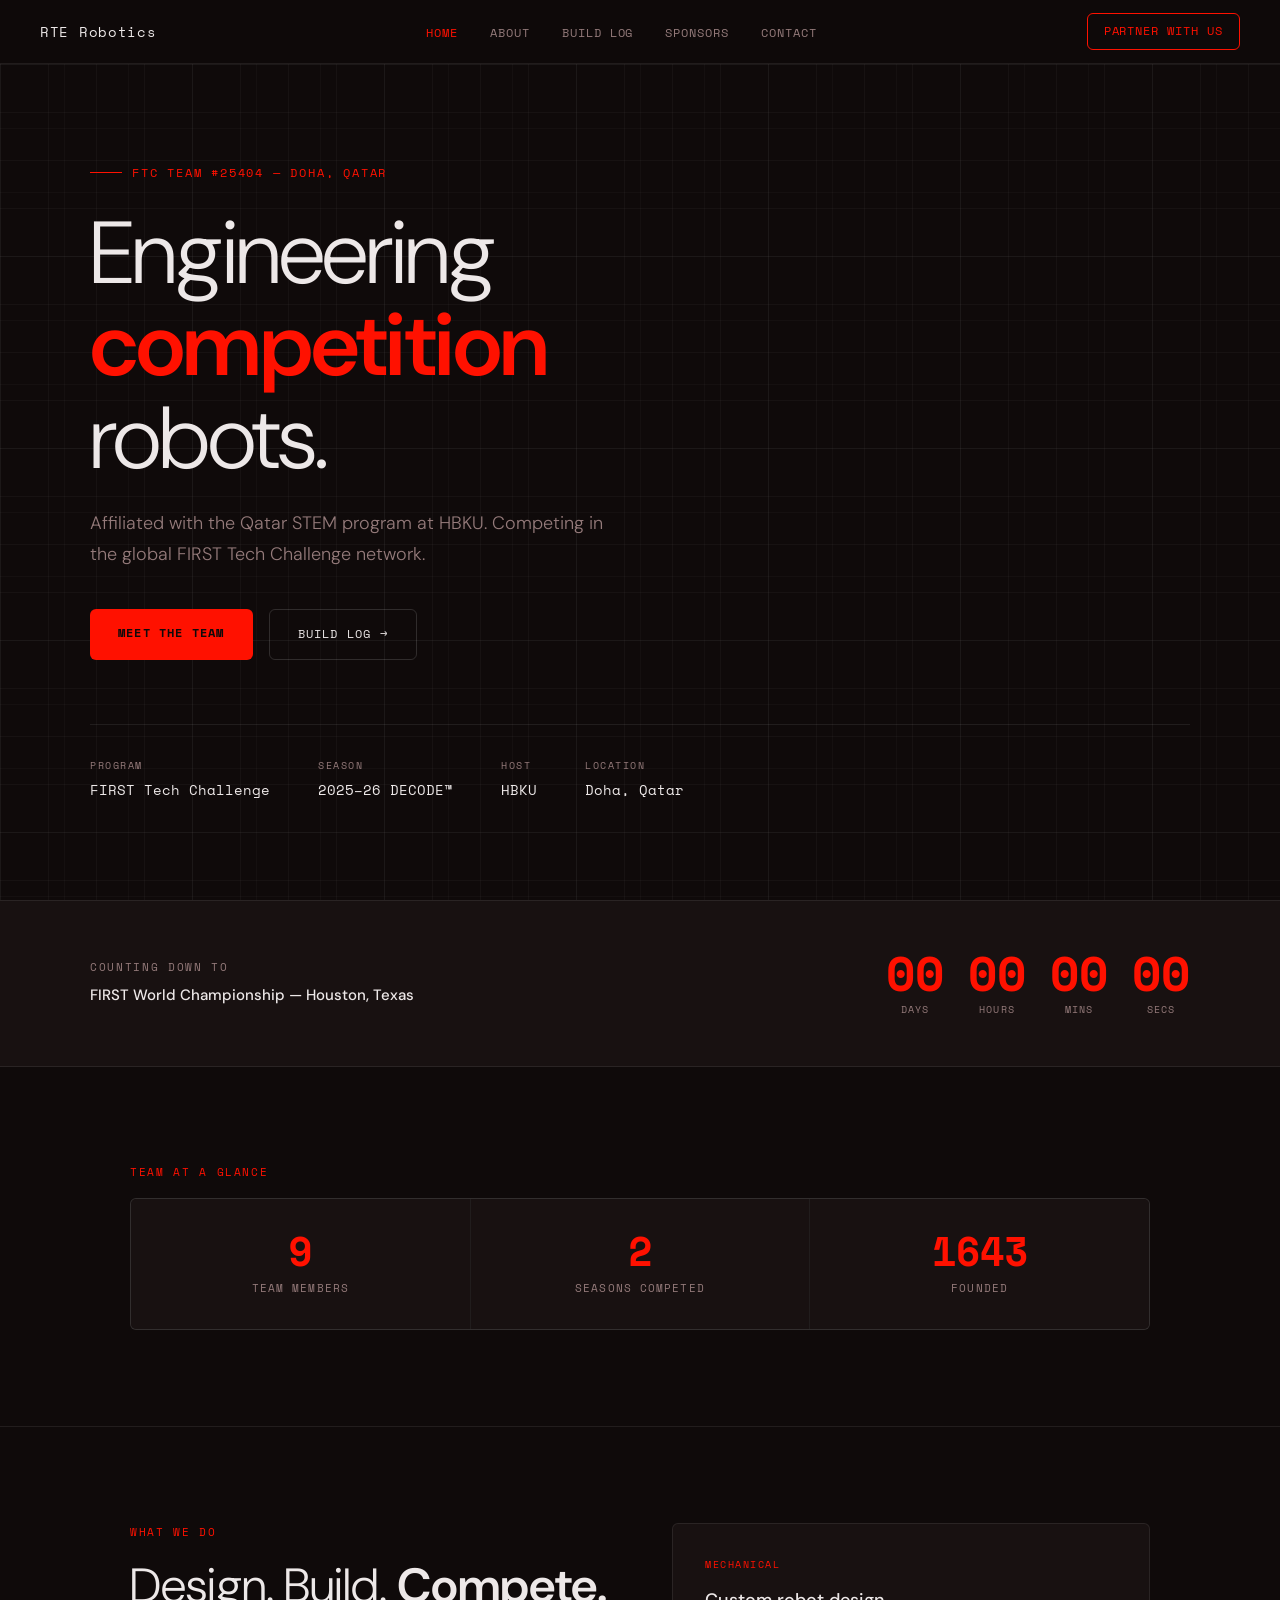
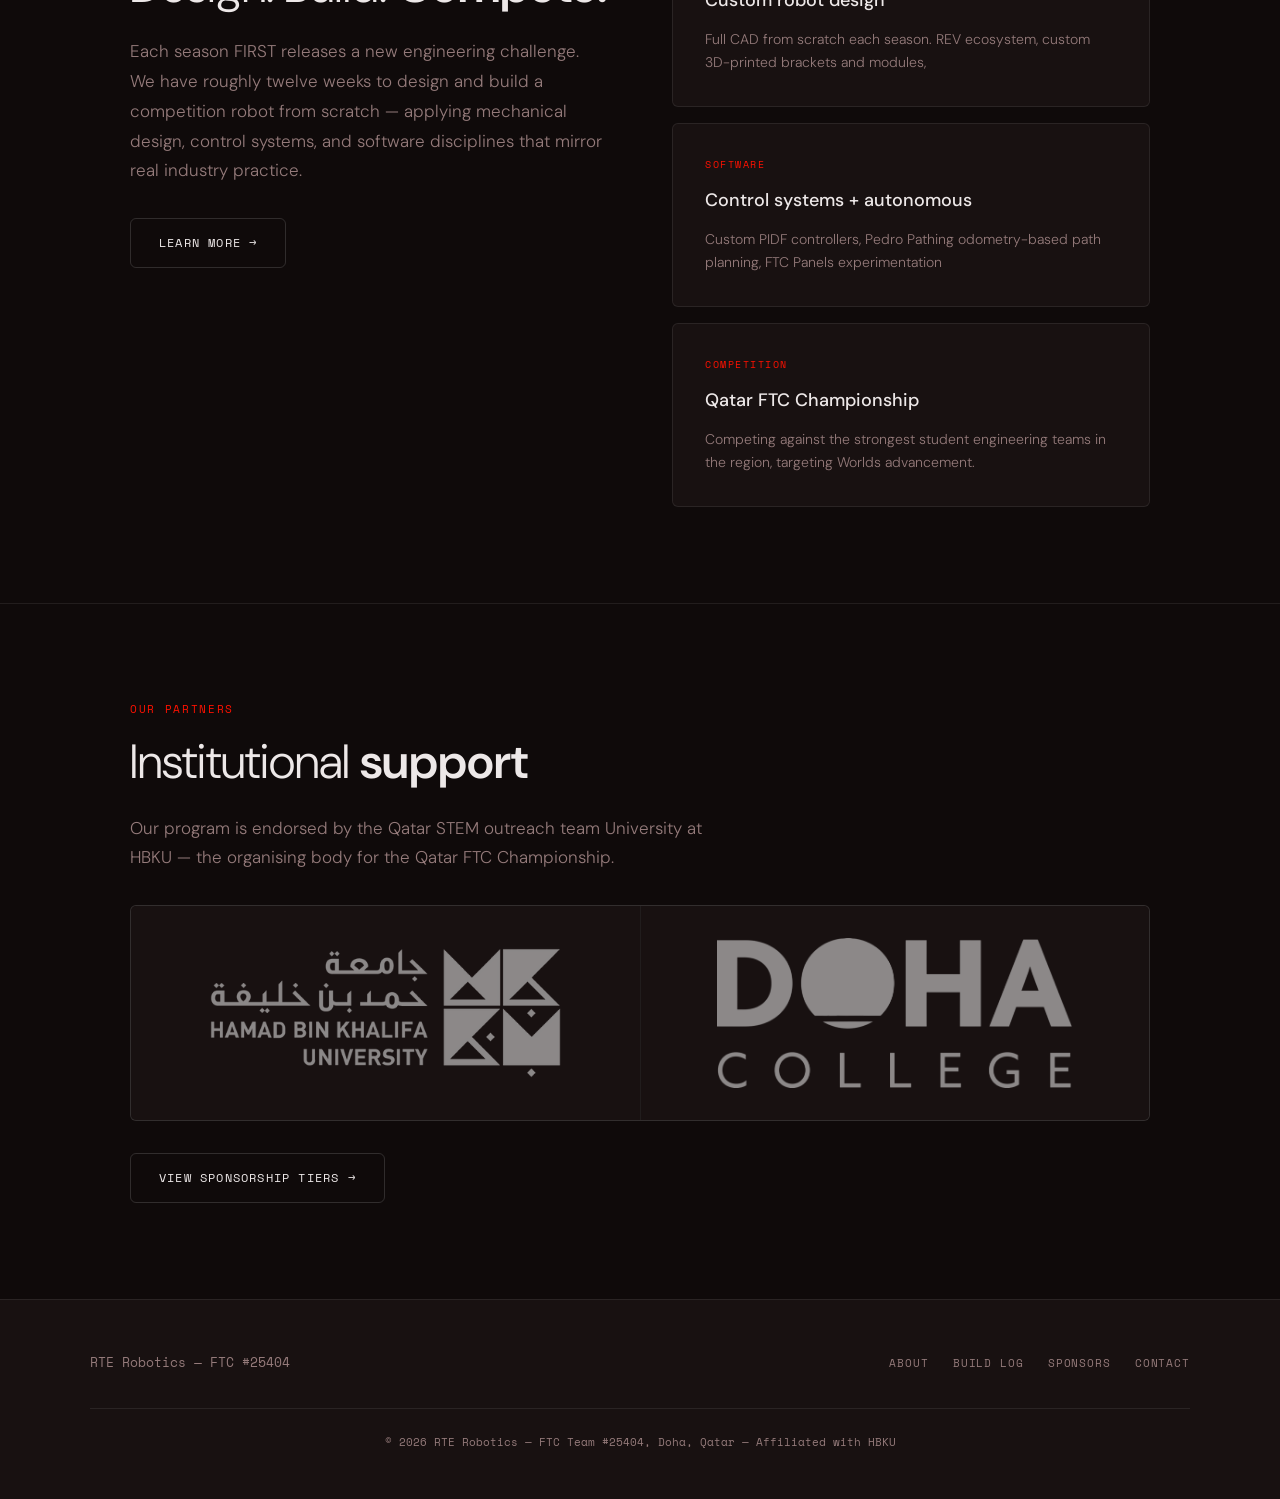
<file: index.html>
<!DOCTYPE html>
<html lang="en">
<head>
<meta charset="UTF-8">
<meta name="viewport" content="width=device-width, initial-scale=1.0">
<meta name="description" content="RTE Robotics — FTC Team #25404, Doha, Qatar. Affiliated with the STEM program at HBKU.">

<title>RTE Robotics — FTC Team #25404</title>

<link rel="stylesheet" href="css/style.css">
</head>
<body>

<nav>
  <a href="index.html" class="nav-logo">RTE<span> </span>Robotics</a>
  <ul class="nav-links">
    <li><a href="index.html">Home</a></li>
    <li><a href="about.html">About</a></li>
    <li><a href="buildlog.html">Build Log</a></li>
    <li><a href="sponsors.html">Sponsors</a></li>
    <li><a href="contact.html">Contact</a></li>
  </ul>
  <a href="sponsors.html" class="nav-cta">Partner with us</a>
  <button class="nav-hamburger" aria-label="Menu">
    <span></span><span></span><span></span>
  </button>
</nav>

<div class="page">

  <!-- HERO -->
  <section class="hero grid-bg">
    <div class="hero-inner">
      <p class="hero-tag fade-up">FTC Team #25404 &mdash; Doha, Qatar</p>
      <h1 class="hero-title fade-up">
        Engineering<br><strong>competition</strong><br>robots. 
      </h1>
      <p class="hero-sub fade-up">
        Affiliated with the Qatar STEM program at HBKU. 
        Competing in the global FIRST Tech Challenge network. 
      </p>
      <div class="hero-actions fade-up">
        <a href="about.html" class="btn-primary">Meet the team</a>
        <a href="buildlog.html" class="btn-secondary">Build log &rarr;</a>
      </div>

      <div class="hero-meta fade-up">
        <div class="hero-meta-item">
          <div class="hero-meta-label">Program</div>
          <div class="hero-meta-val">FIRST Tech Challenge</div>
        </div>

        <div class="hero-meta-item">
          <div class="hero-meta-label">Season</div>
          <div class="hero-meta-val">2025&ndash;26 DECODE&trade;</div>
        </div>

        <div class="hero-meta-item">
          <div class="hero-meta-label">Host</div>
          <div class="hero-meta-val">HBKU</div>
        </div>

        <div class="hero-meta-item">
          <div class="hero-meta-label">Location</div>
          <div class="hero-meta-val">Doha, Qatar</div>
        </div>

      </div>
    </div>
  </section>

  <!-- COUNTDOWN -->
  <div class="countdown-section">
    <div class="countdown-inner">
      <div>

        <div class="countdown-label">Counting down to</div>
        <div class="countdown-event">FIRST World Championship &mdash; Houston, Texas</div>
      </div>

      <div class="countdown-units">

        <div class="countdown-unit">
          <span class="countdown-num" id="cd-days">--</span>
          <div class="countdown-unit-label">Days</div>
        </div>

        <div class="countdown-unit">
          <span class="countdown-num" id="cd-hours">--</span>
          <div class="countdown-unit-label">Hours</div>
        </div>

        <div class="countdown-unit">
          <span class="countdown-num" id="cd-mins">--</span>
          <div class="countdown-unit-label">Mins</div>
        </div>

        <div class="countdown-unit">
          <span class="countdown-num" id="cd-secs">--</span>
          <div class="countdown-unit-label">Secs</div>
        </div>

      </div>
    </div>
  </div>

  <!-- STATS -->
  <section class="section">
    <p class="section-label">Team at a glance</p>
    <div class="stats-grid observe-fade">

      <div class="stat-card">
        <span class="stat-num" data-target="11">0</span>
        <div class="stat-label">Team members</div>
      </div>

      <div class="stat-card">
        <span class="stat-num" data-target="3">0</span>
        <div class="stat-label">Seasons competed</div>
      </div>

      <div class="stat-card">
        <span class="stat-num" data-target="2023">0</span>
        <div class="stat-label">Founded</div>
      </div>

    </div>
  </section>

  <div class="divider"></div>

  <!-- WHAT WE DO -->
  <section class="section">
    <div style="display:grid;grid-template-columns:1fr 1fr;gap:4rem;align-items:start;">
      <div class="observe-fade">
        <p class="section-label">What we do</p>
        <h2 class="section-title">Design. Build. <strong>Compete.</strong></h2>
        <p class="section-body">
          Each season FIRST releases a new engineering challenge. 
          We have roughly twelve weeks to design and build a competition robot from scratch — 
          applying mechanical design, control systems, and software disciplines that mirror real industry practice.
        </p>
        <a href="about.html" class="btn-secondary mt-4" style="display:inline-block">Learn more &rarr;</a>
      </div>
      <div class="observe-fade" style="display:flex;flex-direction:column;gap:1rem;">
        <div class="card">
          <div class="card-label">Mechanical</div>
          <div class="card-title">Custom robot design</div>
          <div class="card-body">Full CAD from scratch each season. 
            REV ecosystem, custom 3D-printed brackets and modules, 
            </div>
        </div>
        <div class="card">
          <div class="card-label">Software</div>
          <div class="card-title">Control systems + autonomous</div>
          <div class="card-body">Custom PIDF controllers,
             Pedro Pathing odometry-based path planning,
            FTC Panels experimentation</div>
        </div>
        <div class="card">
          <div class="card-label">Competition</div>
          <div class="card-title">Qatar FTC Championship</div>
          <div class="card-body">Competing against the strongest student engineering teams in the region, targeting Worlds advancement.</div>
        </div>
      </div>
    </div>
  </section>

  <div class="divider"></div>

  <!-- SPONSORS PREVIEW -->
  <section class="section">
    <p class="section-label">Our partners</p>
    <h2 class="section-title">Institutional <strong>support</strong></h2>
    <p class="section-body mb-4">
      Our program is endorsed by the Qatar STEM outreach team University at HBKU — the organising body for the Qatar FTC Championship.
    </p>
    <div class="sponsor-grid observe-fade">
      <div class="sponsor-slot">
        <a href="https://www.hbku.edu.qa/en/stem" target="_blank">
          <img src="Logos/HBKU logo.png" alt="HBKU" width="300px" height="150">
        </a>
      </div>
      <div class="sponsor-slot">
        <a href="https://www.dohacollege.com/" target="_blank">
          <img src="Logos/Doha-College.png" alt="DC" width="300" height="150">
        </a>
      </div>
    </div>
    <div class="mt-4">
      <a href="sponsors.html" class="btn-secondary">View sponsorship tiers &rarr;</a>
    </div>
  </section>

  <!-- FOOTER -->
  <footer>
    <div class="footer-inner">
      <div class="footer-logo">RTE<span> </span>Robotics &mdash; FTC #25404</div>
      <ul class="footer-links">
        <li><a href="about.html">About</a></li>
        <li><a href="buildlog.html">Build log</a></li>
        <li><a href="sponsors.html">Sponsors</a></li>
        <li><a href="contact.html">Contact</a></li>
      </ul>
      <div class="footer-copy">
        &copy; 2026 RTE Robotics &mdash; FTC Team #25404, Doha, Qatar &mdash; Affiliated with HBKU
      </div>
    </div>
  </footer>

</div>
<script src="js/main.js"></script>
</body>
</html>
</file>
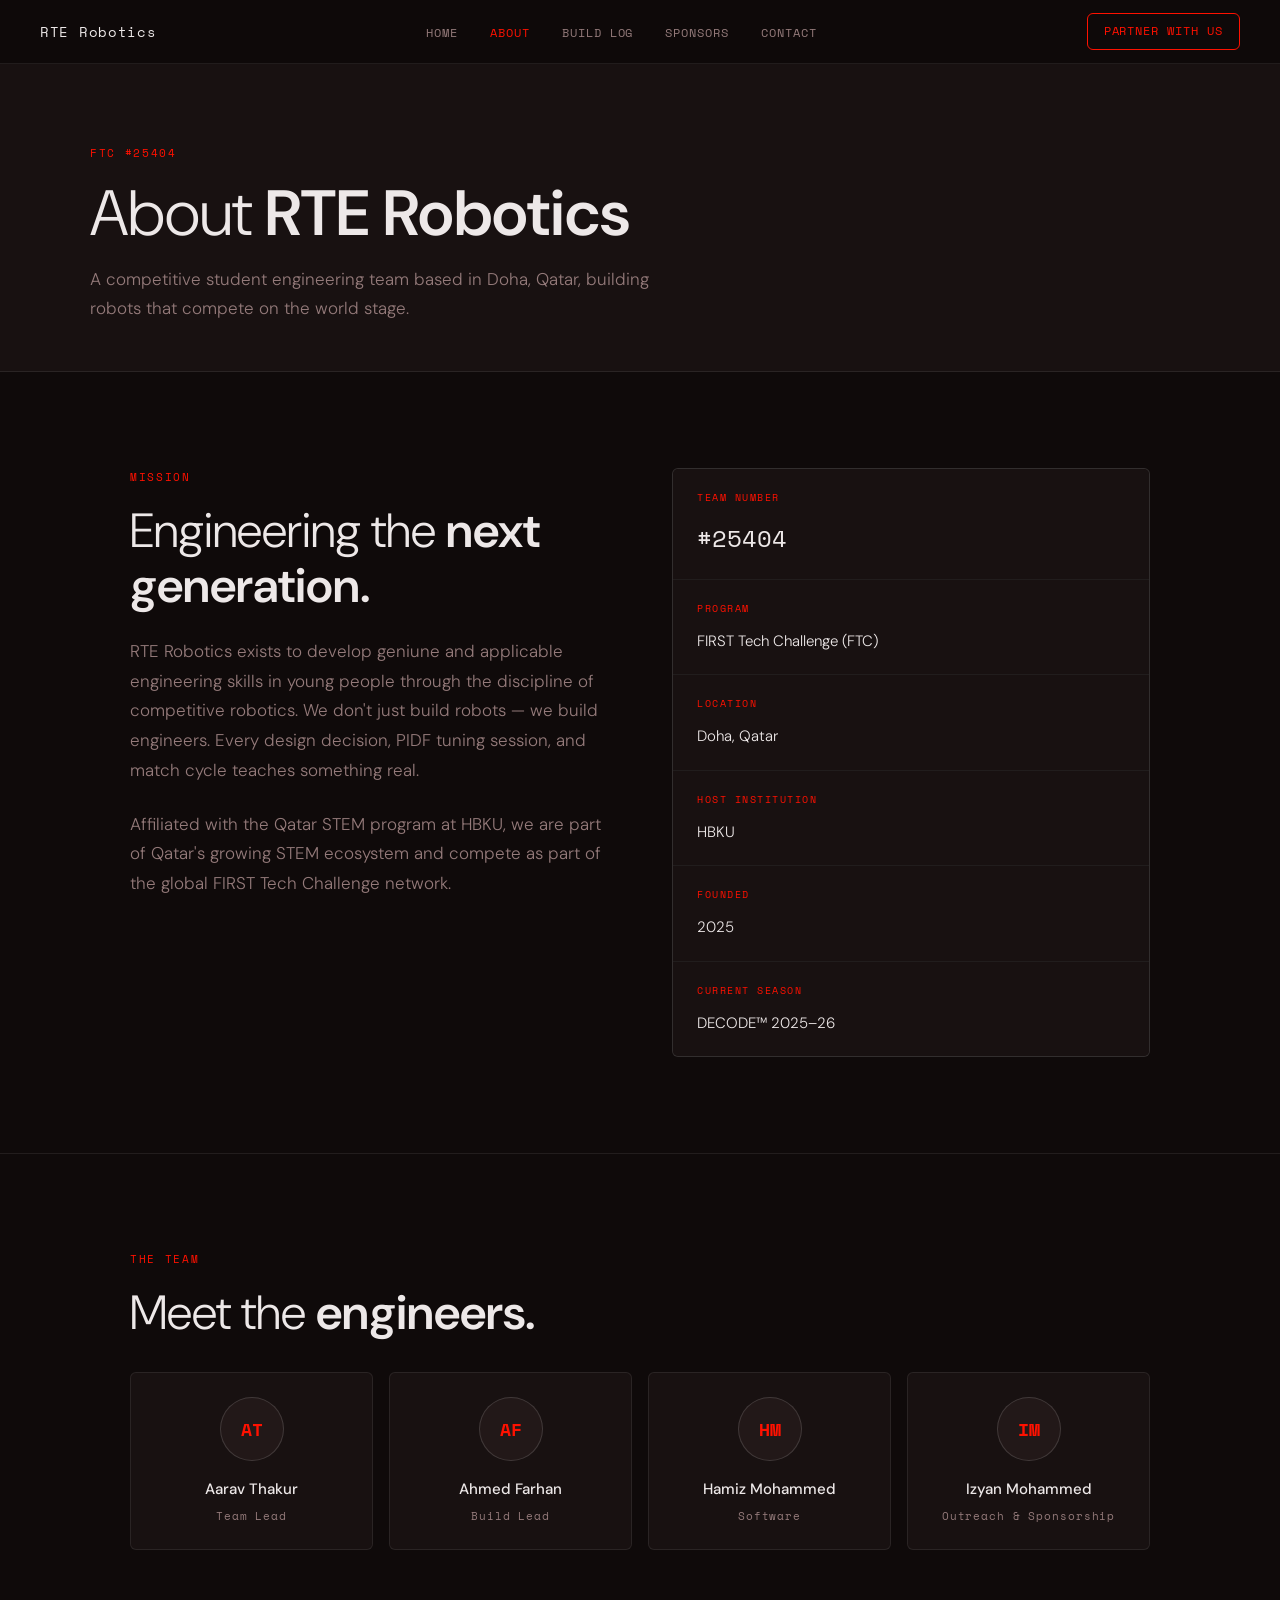
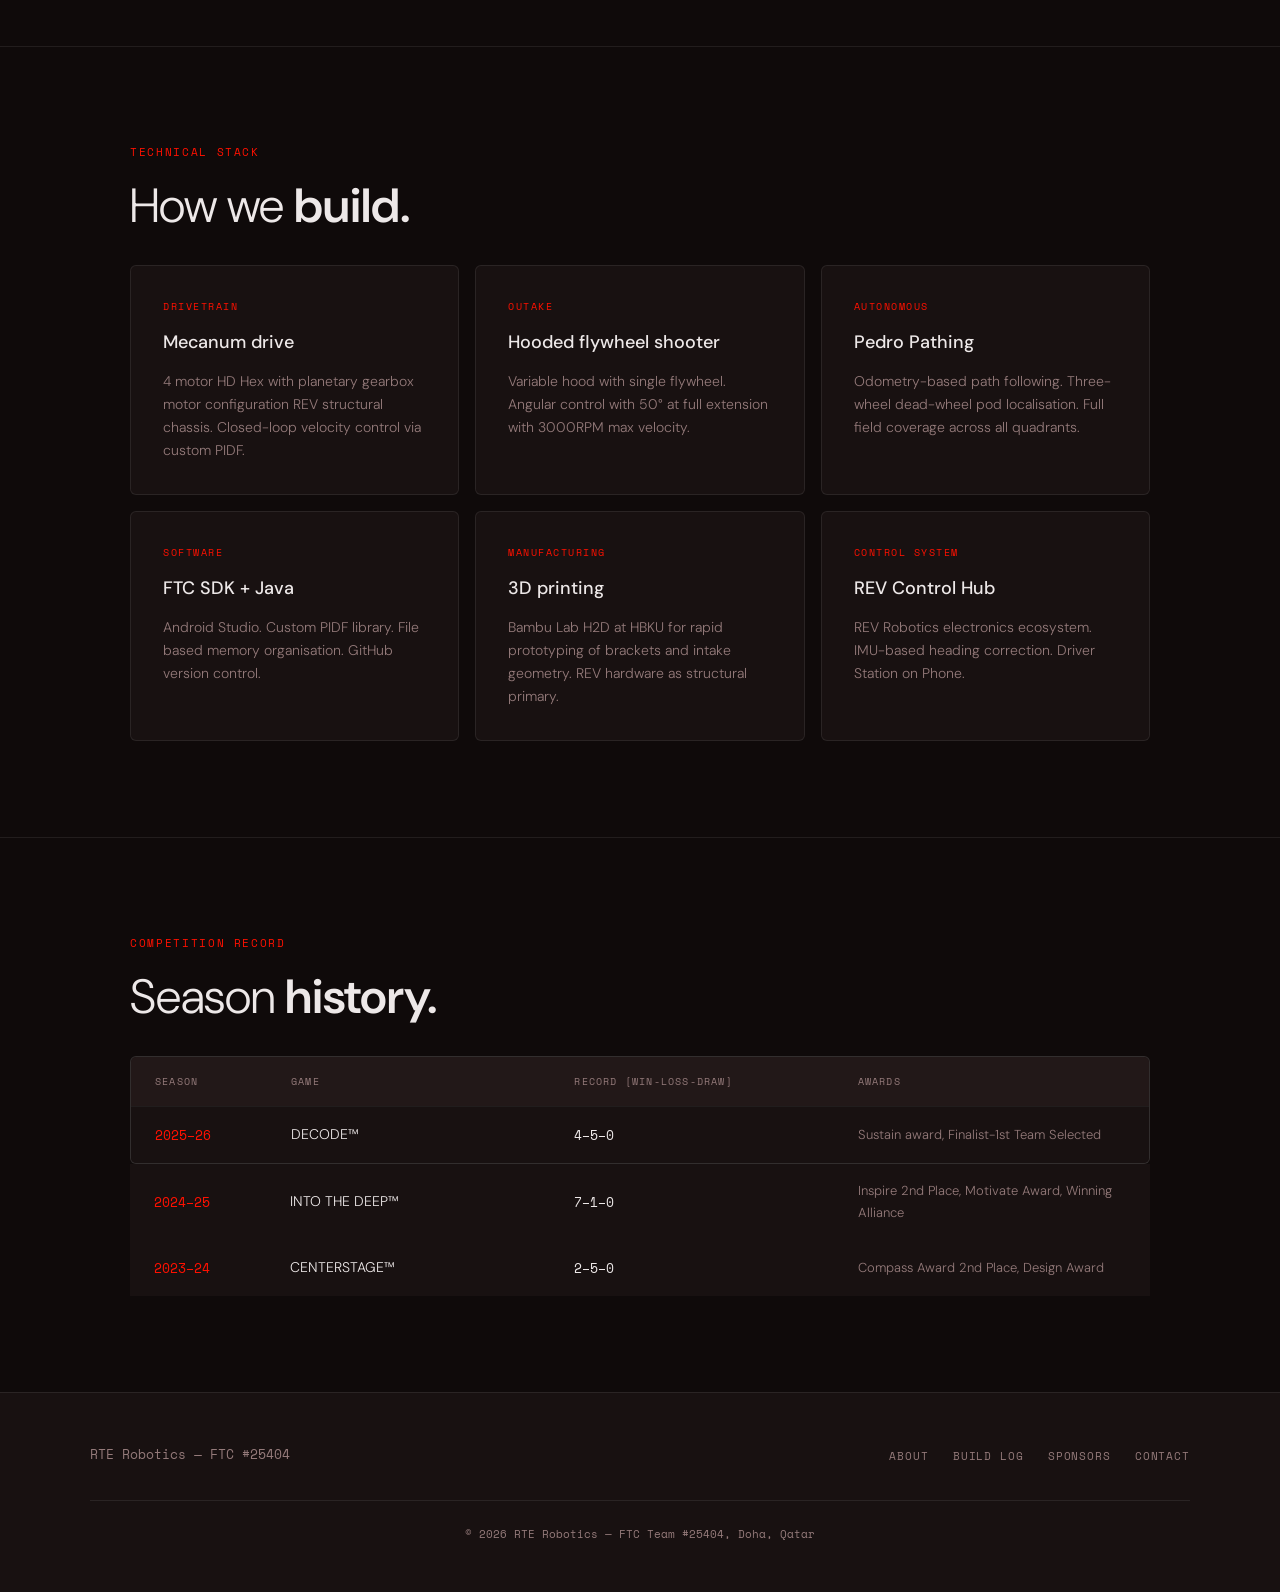
<file: about.html>
<!DOCTYPE html>
<html lang="en">
<head>
<meta charset="UTF-8">
<meta name="viewport" content="width=device-width, initial-scale=1.0">
<meta name="description" content="About RTE Robotics — FTC Team #25404. Our team, history, and institutional affiliations.">
<title>About — RTE Robotics #25404</title>
<link rel="stylesheet" href="css/style.css">
</head>
<body>

<nav>
  <a href="index.html" class="nav-logo">RTE<span> </span>Robotics</a>
  <ul class="nav-links">
    <li><a href="index.html">Home</a></li>
    <li><a href="about.html">About</a></li>
    <li><a href="buildlog.html">Build Log</a></li>
    <li><a href="sponsors.html">Sponsors</a></li>
    <li><a href="contact.html">Contact</a></li>
  </ul>
  <a href="sponsors.html" class="nav-cta">Partner with us</a>
  <button class="nav-hamburger" aria-label="Menu">
    <span></span><span></span><span></span>
  </button>
</nav>

<div class="page">

  <div class="page-hero grid-bg">
    <div class="page-hero-inner">
      <div class="page-hero-tag">FTC #25404</div>
      <h1 class="page-hero-title">About <strong>RTE Robotics</strong></h1>
      <p class="page-hero-sub">A competitive student engineering team based in Doha, Qatar, building robots that compete on the world stage.</p>
    </div>
  </div>

  <!-- MISSION -->
  <section class="section">
    <div style="display:grid;grid-template-columns:1fr 1fr;gap:4rem;align-items:start">
      <div class="observe-fade">
        <p class="section-label">Mission</p>
        <h2 class="section-title">Engineering the <strong>next generation.</strong></h2>
        <p class="section-body">
          RTE Robotics exists to develop geniune and applicable engineering skills in young people through the discipline of competitive robotics.
           We don't just build robots — we build engineers. 
           Every design decision, PIDF tuning session, and match cycle teaches something real.
        </p>
        <p class="section-body mt-3">
          Affiliated with the Qatar STEM program at HBKU, we are part of Qatar's growing STEM ecosystem and compete as part of the global FIRST Tech Challenge network.
        </p>
      </div>
      <div class="observe-fade">
        <div style="display:flex;flex-direction:column;gap:1px;background:var(--border);border:1px solid var(--border);border-radius:6px;overflow:hidden">
          <div style="background:var(--bg2);padding:1.25rem 1.5rem">
            <div class="card-label">Team number</div>
            <div style="font-family:var(--mono);font-size:1.5rem;color:var(--text)">#25404</div>
          </div>
          <div style="background:var(--bg2);padding:1.25rem 1.5rem">
            <div class="card-label">Program</div>
            <div style="font-size:15px">FIRST Tech Challenge (FTC)</div>
          </div>
          <div style="background:var(--bg2);padding:1.25rem 1.5rem">
            <div class="card-label">Location</div>
            <div style="font-size:15px">Doha, Qatar</div>
          </div>
          <div style="background:var(--bg2);padding:1.25rem 1.5rem">
            <div class="card-label">Host institution</div>
            <div style="font-size:15px">HBKU</div>
          </div>
          <div style="background:var(--bg2);padding:1.25rem 1.5rem">
            <div class="card-label">Founded</div>
            <div style="font-size:15px">2025</div>
          </div>
          <div style="background:var(--bg2);padding:1.25rem 1.5rem">
            <div class="card-label">Current season</div>
            <div style="font-size:15px">DECODE&trade; 2025&ndash;26</div>
          </div>
        </div>
      </div>
    </div>
  </section>

  <div class="divider"></div>

  <!-- TEAM -->
  <section class="section">
    <p class="section-label">The team</p>
    <h2 class="section-title">Meet the <strong>engineers.</strong></h2>
    <div class="team-grid observe-fade">
      <div class="team-card">
        <div class="team-avatar">AT</div>
        <div class="team-name">Aarav Thakur</div>
        <div class="team-role">Team Lead</div>
      </div>
      <div class="team-card">
        <div class="team-avatar">AF</div>
        <div class="team-name">Ahmed Farhan</div>
        <div class="team-role">Build Lead</div>
      </div>
      <div class="team-card">
        <div class="team-avatar">HM</div>
        <div class="team-name">Hamiz Mohammed</div>
        <div class="team-role">Software</div>
      </div>
      <div class="team-card">
        <div class="team-avatar">IM</div>
        <div class="team-name">Izyan Mohammed</div>
        <div class="team-role">Outreach &amp; Sponsorship</div>
      </div>
    </div>
  </section>

  <div class="divider"></div>

  <!-- TECHNICAL STACK -->
  <section class="section">
    <p class="section-label">Technical stack</p>
    <h2 class="section-title">How we <strong>build.</strong></h2>
    <div style="display:grid;grid-template-columns:repeat(auto-fit,minmax(280px,1fr));gap:1rem;margin-top:2rem">
      <div class="card observe-fade">
        <div class="card-label">Drivetrain</div>
        <div class="card-title">Mecanum drive</div>
        <div class="card-body">4 motor  HD Hex with planetary gearbox motor configuration REV structural chassis. 
          Closed-loop velocity control via custom PIDF.</div>
      </div>
      <div class="card observe-fade">
        <div class="card-label">Outake</div>
        <div class="card-title">Hooded flywheel shooter</div>
        <div class="card-body">Variable hood with single flywheel. 
          Angular control with 50&deg; at full extension with
          3000RPM max velocity.</div>
      </div>
      <div class="card observe-fade">
        <div class="card-label">Autonomous</div>
        <div class="card-title">Pedro Pathing</div>
        <div class="card-body">Odometry-based path following. 
          Three-wheel dead-wheel pod localisation. 
          Full field coverage across all quadrants.</div>
      </div>
      <div class="card observe-fade">
        <div class="card-label">Software</div>
        <div class="card-title">FTC SDK + Java</div>
        <div class="card-body">Android Studio. Custom PIDF library. File based memory organisation. GitHub version control.</div>
      </div>
      <div class="card observe-fade">
        <div class="card-label">Manufacturing</div>
        <div class="card-title">3D printing</div>
        <div class="card-body">Bambu Lab H2D at HBKU for rapid prototyping of brackets and intake geometry. REV hardware as structural primary.</div>
      </div>
      <div class="card observe-fade">
        <div class="card-label">Control system</div>
        <div class="card-title">REV Control Hub</div>
        <div class="card-body">REV Robotics electronics ecosystem. IMU-based heading correction. Driver Station on Phone.</div>
      </div>
    </div>
  </section>

  <div class="divider"></div>

  <!-- COMPETITION HISTORY -->
  <section class="section">
    <p class="section-label">Competition record</p>
    <h2 class="section-title">Season <strong>history.</strong></h2>
    <div style="display:flex;flex-direction:column;gap:1px;background:var(--border);border:1px solid var(--border);border-radius:6px;overflow:hidden;margin-top:2rem" class="observe-fade">
      <div style="background:var(--bg3);padding:1rem 1.5rem;display:grid;grid-template-columns:120px 1fr 1fr 1fr;gap:1rem">
        <div style="font-family:var(--mono);font-size:10px;letter-spacing:.12em;text-transform:uppercase;color:var(--muted)">Season</div>
        <div style="font-family:var(--mono);font-size:10px;letter-spacing:.12em;text-transform:uppercase;color:var(--muted)">Game</div>
        <div style="font-family:var(--mono);font-size:10px;letter-spacing:.12em;text-transform:uppercase;color:var(--muted)">Record [Win-Loss-Draw]</div>
        <div style="font-family:var(--mono);font-size:10px;letter-spacing:.12em;text-transform:uppercase;color:var(--muted)">Awards</div>
      </div>
      <div style="background:var(--bg2);padding:1rem 1.5rem;display:grid;grid-template-columns:120px 1fr 1fr 1fr;gap:1rem;align-items:center">
        <div style="font-family:var(--mono);font-size:13px;color:var(--accent)">2025&ndash;26</div>
        <div style="font-size:14px">DECODE&trade;</div>
        <div style="font-family:var(--mono);font-size:13px">4&ndash;5&ndash;0</div>
        <div style="font-size:13px;color:var(--muted)">Sustain award, Finalist-1st Team Selected</div>
      </div>
      </div>
      <div style="background:var(--bg2);padding:1rem 1.5rem;display:grid;grid-template-columns:120px 1fr 1fr 1fr;gap:1rem;align-items:center">
        <div style="font-family:var(--mono);font-size:13px;color:var(--accent)">2024&ndash;25</div>
        <div style="font-size:14px">INTO THE DEEP&trade;</div>
        <div style="font-family:var(--mono);font-size:13px">7&ndash;1&ndash;0</div>
        <div style="font-size:13px;color:var(--muted)">Inspire 2nd Place, Motivate Award, Winning Alliance</div>
      </div>
      <div style="background:var(--bg2);padding:1rem 1.5rem;display:grid;grid-template-columns:120px 1fr 1fr 1fr;gap:1rem;align-items:center">
        <div style="font-family:var(--mono);font-size:13px;color:var(--accent)">2023&ndash;24</div>
        <div style="font-size:14px">CENTERSTAGE&trade;</div>
        <div style="font-family:var(--mono);font-size:13px">2&ndash;5&ndash;0</div>
        <div style="font-size:13px;color:var(--muted)">Compass Award 2nd Place, Design Award</div>
      </div>
    </div>
  </section>

  <!-- FOOTER -->
  <footer>
    <div class="footer-inner">
      <div class="footer-logo">RTE<span> </span>Robotics &mdash; FTC #25404</div>
      <ul class="footer-links">
        <li><a href="about.html">About</a></li>
        <li><a href="buildlog.html">Build log</a></li>
        <li><a href="sponsors.html">Sponsors</a></li>
        <li><a href="contact.html">Contact</a></li>
      </ul>
      <div class="footer-copy">
        &copy; 2026 RTE Robotics &mdash; FTC Team #25404, Doha, Qatar
      </div>
    </div>
  </footer>

</div>
<script src="js/main.js"></script>
</body>
</html>
</file>
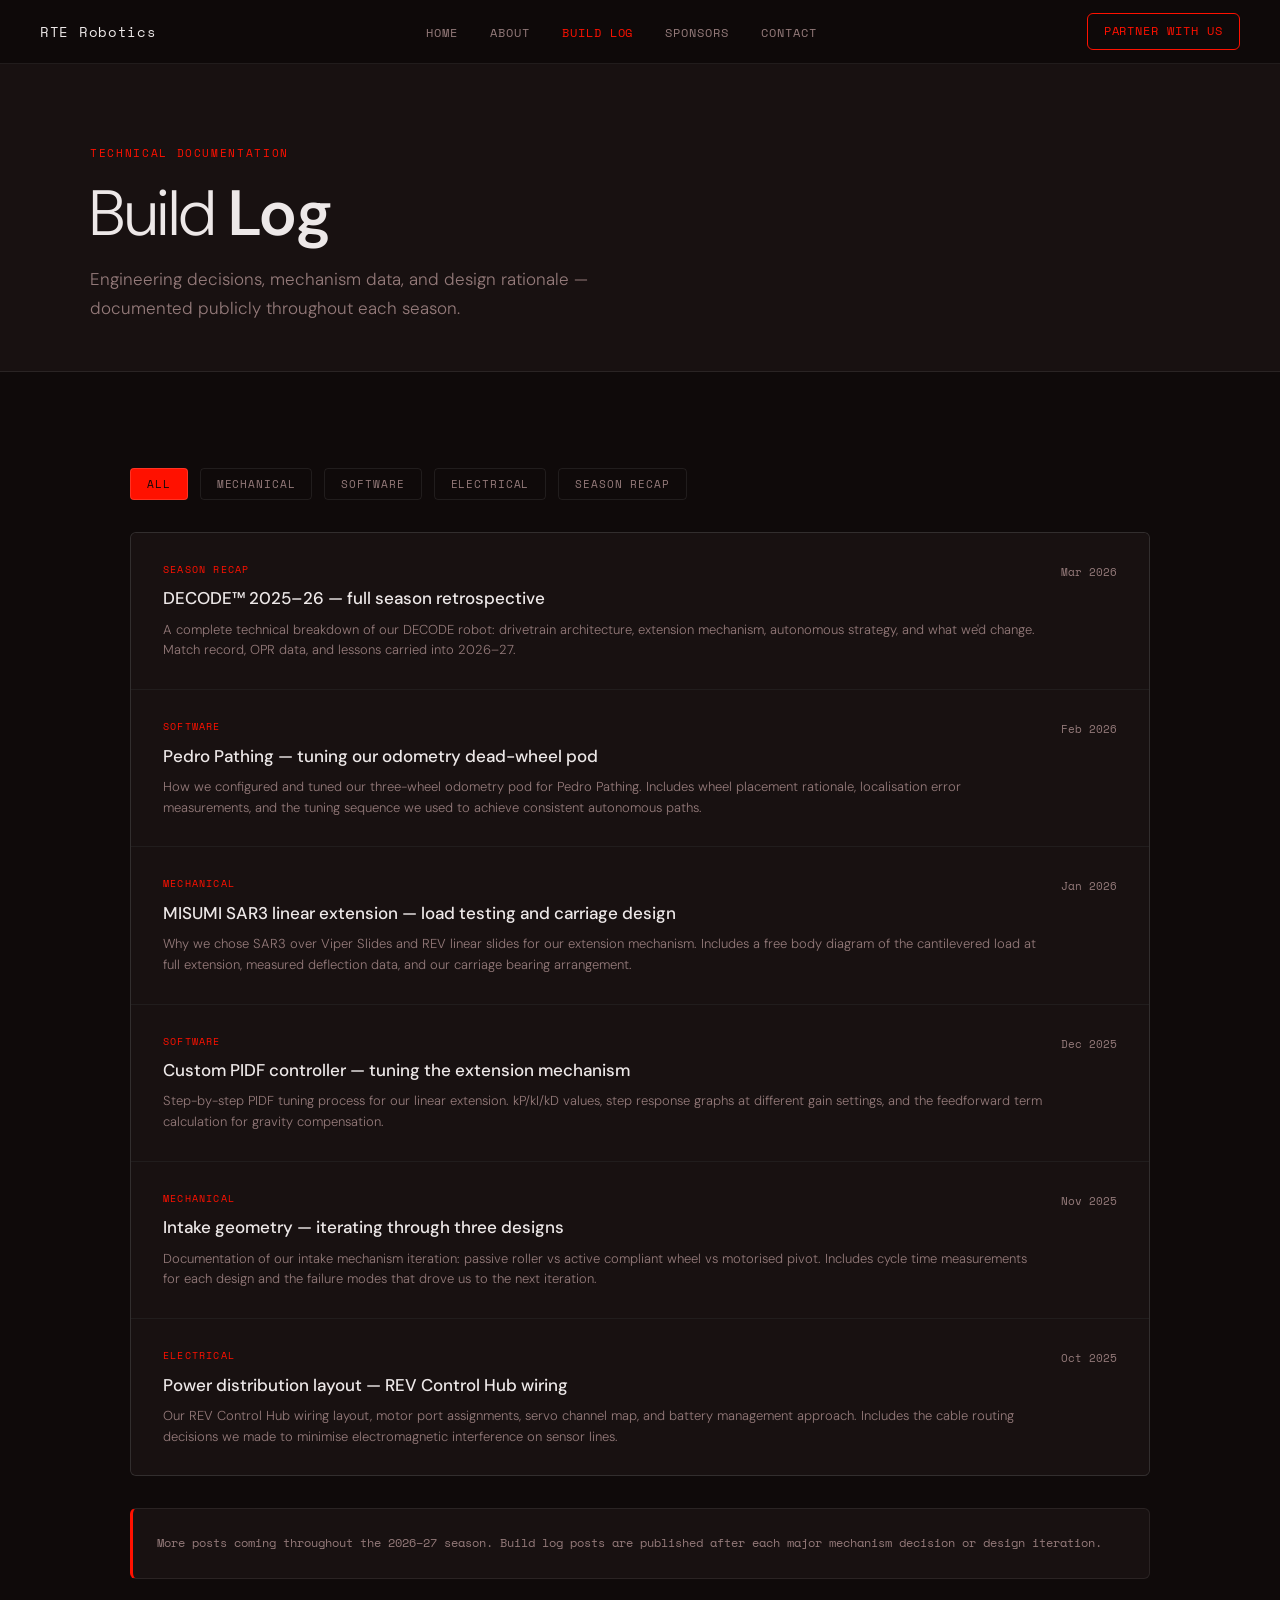
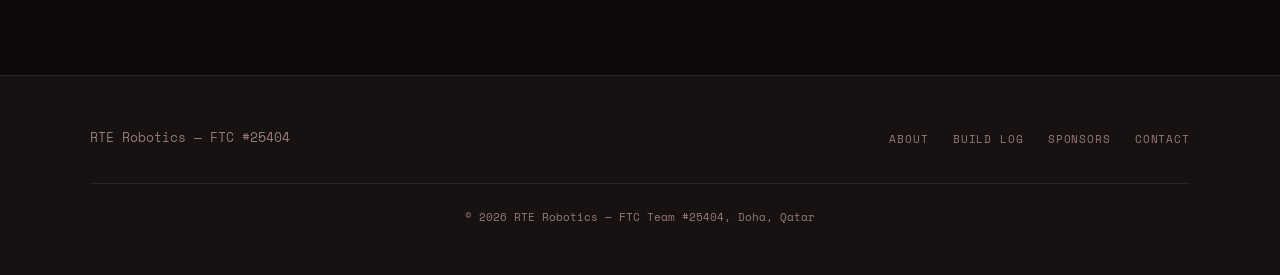
<file: buildlog.html>
<!DOCTYPE html>
<html lang="en">
<head>
<meta charset="UTF-8">
<meta name="viewport" content="width=device-width, initial-scale=1.0">
<meta name="description" content="RTE Robotics build log — technical documentation of our robot design decisions, mechanism data, and engineering process.">
<title>Build Log — RTE Robotics #25404</title>
<link rel="stylesheet" href="css/style.css">
</head>
<body>

<nav>
  <a href="index.html" class="nav-logo">RTE<span> </span>Robotics</a>
  <ul class="nav-links">
    <li><a href="index.html">Home</a></li>
    <li><a href="about.html">About</a></li>
    <li><a href="buildlog.html">Build Log</a></li>
    <li><a href="sponsors.html">Sponsors</a></li>
    <li><a href="contact.html">Contact</a></li>
  </ul>
  <a href="sponsors.html" class="nav-cta">Partner with us</a>
  <button class="nav-hamburger" aria-label="Menu">
    <span></span><span></span><span></span>
  </button>
</nav>

<div class="page">

  <div class="page-hero grid-bg">
    <div class="page-hero-inner">
      <div class="page-hero-tag">Technical documentation</div>
      <h1 class="page-hero-title">Build <strong>Log</strong></h1>
      <p class="page-hero-sub">Engineering decisions, mechanism data, and design rationale — documented publicly throughout each season.</p>
    </div>
  </div>

  <section class="section">

    <!-- FILTER BAR -->
    <div style="display:flex;gap:0.75rem;flex-wrap:wrap;margin-bottom:2rem" class="observe-fade">
      <button class="filter-btn active" data-filter="all"
        style="font-family:var(--mono);font-size:11px;letter-spacing:.08em;text-transform:uppercase;padding:7px 16px;border-radius:4px;border:1px solid var(--border2);background:var(--accent);color:var(--bg);cursor:pointer;transition:all .2s">
        All
      </button>
      <button class="filter-btn" data-filter="mechanical"
        style="font-family:var(--mono);font-size:11px;letter-spacing:.08em;text-transform:uppercase;padding:7px 16px;border-radius:4px;border:1px solid var(--border);background:transparent;color:var(--muted);cursor:pointer;transition:all .2s">
        Mechanical
      </button>
      <button class="filter-btn" data-filter="software"
        style="font-family:var(--mono);font-size:11px;letter-spacing:.08em;text-transform:uppercase;padding:7px 16px;border-radius:4px;border:1px solid var(--border);background:transparent;color:var(--muted);cursor:pointer;transition:all .2s">
        Software
      </button>
      <button class="filter-btn" data-filter="electrical"
        style="font-family:var(--mono);font-size:11px;letter-spacing:.08em;text-transform:uppercase;padding:7px 16px;border-radius:4px;border:1px solid var(--border);background:transparent;color:var(--muted);cursor:pointer;transition:all .2s">
        Electrical
      </button>
      <button class="filter-btn" data-filter="season"
        style="font-family:var(--mono);font-size:11px;letter-spacing:.08em;text-transform:uppercase;padding:7px 16px;border-radius:4px;border:1px solid var(--border);background:transparent;color:var(--muted);cursor:pointer;transition:all .2s">
        Season recap
      </button>
    </div>

    <!-- POSTS -->
    <div class="post-list observe-fade" id="post-list">

      <article class="post-item" data-category="season">
        <div>
          <div class="post-tag">Season recap</div>
          <div class="post-title">DECODE&trade; 2025&ndash;26 — full season retrospective</div>
          <div class="post-excerpt">
            A complete technical breakdown of our DECODE robot: drivetrain architecture, extension mechanism, autonomous strategy, and what we'd change. Match record, OPR data, and lessons carried into 2026–27.
          </div>
        </div>
        <div class="post-date">Mar 2026</div>
      </article>

      <article class="post-item" data-category="software">
        <div>
          <div class="post-tag">Software</div>
          <div class="post-title">Pedro Pathing — tuning our odometry dead-wheel pod</div>
          <div class="post-excerpt">
            How we configured and tuned our three-wheel odometry pod for Pedro Pathing. Includes wheel placement rationale, localisation error measurements, and the tuning sequence we used to achieve consistent autonomous paths.
          </div>
        </div>
        <div class="post-date">Feb 2026</div>
      </article>

      <article class="post-item" data-category="mechanical">
        <div>
          <div class="post-tag">Mechanical</div>
          <div class="post-title">MISUMI SAR3 linear extension — load testing and carriage design</div>
          <div class="post-excerpt">
            Why we chose SAR3 over Viper Slides and REV linear slides for our extension mechanism. Includes a free body diagram of the cantilevered load at full extension, measured deflection data, and our carriage bearing arrangement.
          </div>
        </div>
        <div class="post-date">Jan 2026</div>
      </article>

      <article class="post-item" data-category="software">
        <div>
          <div class="post-tag">Software</div>
          <div class="post-title">Custom PIDF controller — tuning the extension mechanism</div>
          <div class="post-excerpt">
            Step-by-step PIDF tuning process for our linear extension. kP/kI/kD values, step response graphs at different gain settings, and the feedforward term calculation for gravity compensation.
          </div>
        </div>
        <div class="post-date">Dec 2025</div>
      </article>

      <article class="post-item" data-category="mechanical">
        <div>
          <div class="post-tag">Mechanical</div>
          <div class="post-title">Intake geometry — iterating through three designs</div>
          <div class="post-excerpt">
            Documentation of our intake mechanism iteration: passive roller vs active compliant wheel vs motorised pivot. Includes cycle time measurements for each design and the failure modes that drove us to the next iteration.
          </div>
        </div>
        <div class="post-date">Nov 2025</div>
      </article>

      <article class="post-item" data-category="electrical">
        <div>
          <div class="post-tag">Electrical</div>
          <div class="post-title">Power distribution layout — REV Control Hub wiring</div>
          <div class="post-excerpt">
            Our REV Control Hub wiring layout, motor port assignments, servo channel map, and battery management approach. Includes the cable routing decisions we made to minimise electromagnetic interference on sensor lines.
          </div>
        </div>
        <div class="post-date">Oct 2025</div>
      </article>

    </div>

    <!-- NO POSTS MESSAGE -->
    <div id="no-posts" style="display:none;padding:3rem;text-align:center;border:1px solid var(--border);border-radius:6px;background:var(--bg2);margin-top:1px">
      <p style="font-family:var(--mono);font-size:12px;color:var(--muted)">No posts in this category yet.</p>
    </div>

    <!-- COMING SOON NOTE -->
    <div style="margin-top:2rem;padding:1.5rem;background:var(--bg2);border:1px solid var(--border);border-radius:6px;border-left:3px solid var(--accent)">
      <p style="font-family:var(--mono);font-size:12px;color:var(--muted)">
        More posts coming throughout the 2026&ndash;27 season. Build log posts are published after each major mechanism decision or design iteration.
      </p>
    </div>

  </section>

  <!-- FOOTER -->
  <footer>
    <div class="footer-inner">
      <div class="footer-logo">RTE<span> </span>Robotics &mdash; FTC #25404</div>
      <ul class="footer-links">
        <li><a href="about.html">About</a></li>
        <li><a href="buildlog.html">Build log</a></li>
        <li><a href="sponsors.html">Sponsors</a></li>
        <li><a href="contact.html">Contact</a></li>
      </ul>
      <div class="footer-copy">
        &copy; 2026 RTE Robotics &mdash; FTC Team #25404, Doha, Qatar
      </div>
    </div>
  </footer>

</div>
<script src="js/main.js"></script>
<script>
const filterBtns = document.querySelectorAll('.filter-btn');
const posts = document.querySelectorAll('#post-list .post-item');
const noPosts = document.getElementById('no-posts');

filterBtns.forEach(btn => {
  btn.addEventListener('click', () => {
    const filter = btn.dataset.filter;
    filterBtns.forEach(b => {
      b.style.background = 'transparent';
      b.style.color = 'var(--muted)';
      b.style.borderColor = 'var(--border)';
    });
    btn.style.background = 'var(--accent)';
    btn.style.color = 'var(--bg)';
    btn.style.borderColor = 'var(--accent)';

    let visible = 0;
    posts.forEach(post => {
      const show = filter === 'all' || post.dataset.category === filter;
      post.style.display = show ? 'grid' : 'none';
      if (show) visible++;
    });
    noPosts.style.display = visible === 0 ? 'block' : 'none';
  });
});
</script>
</body>
</html>
</file>
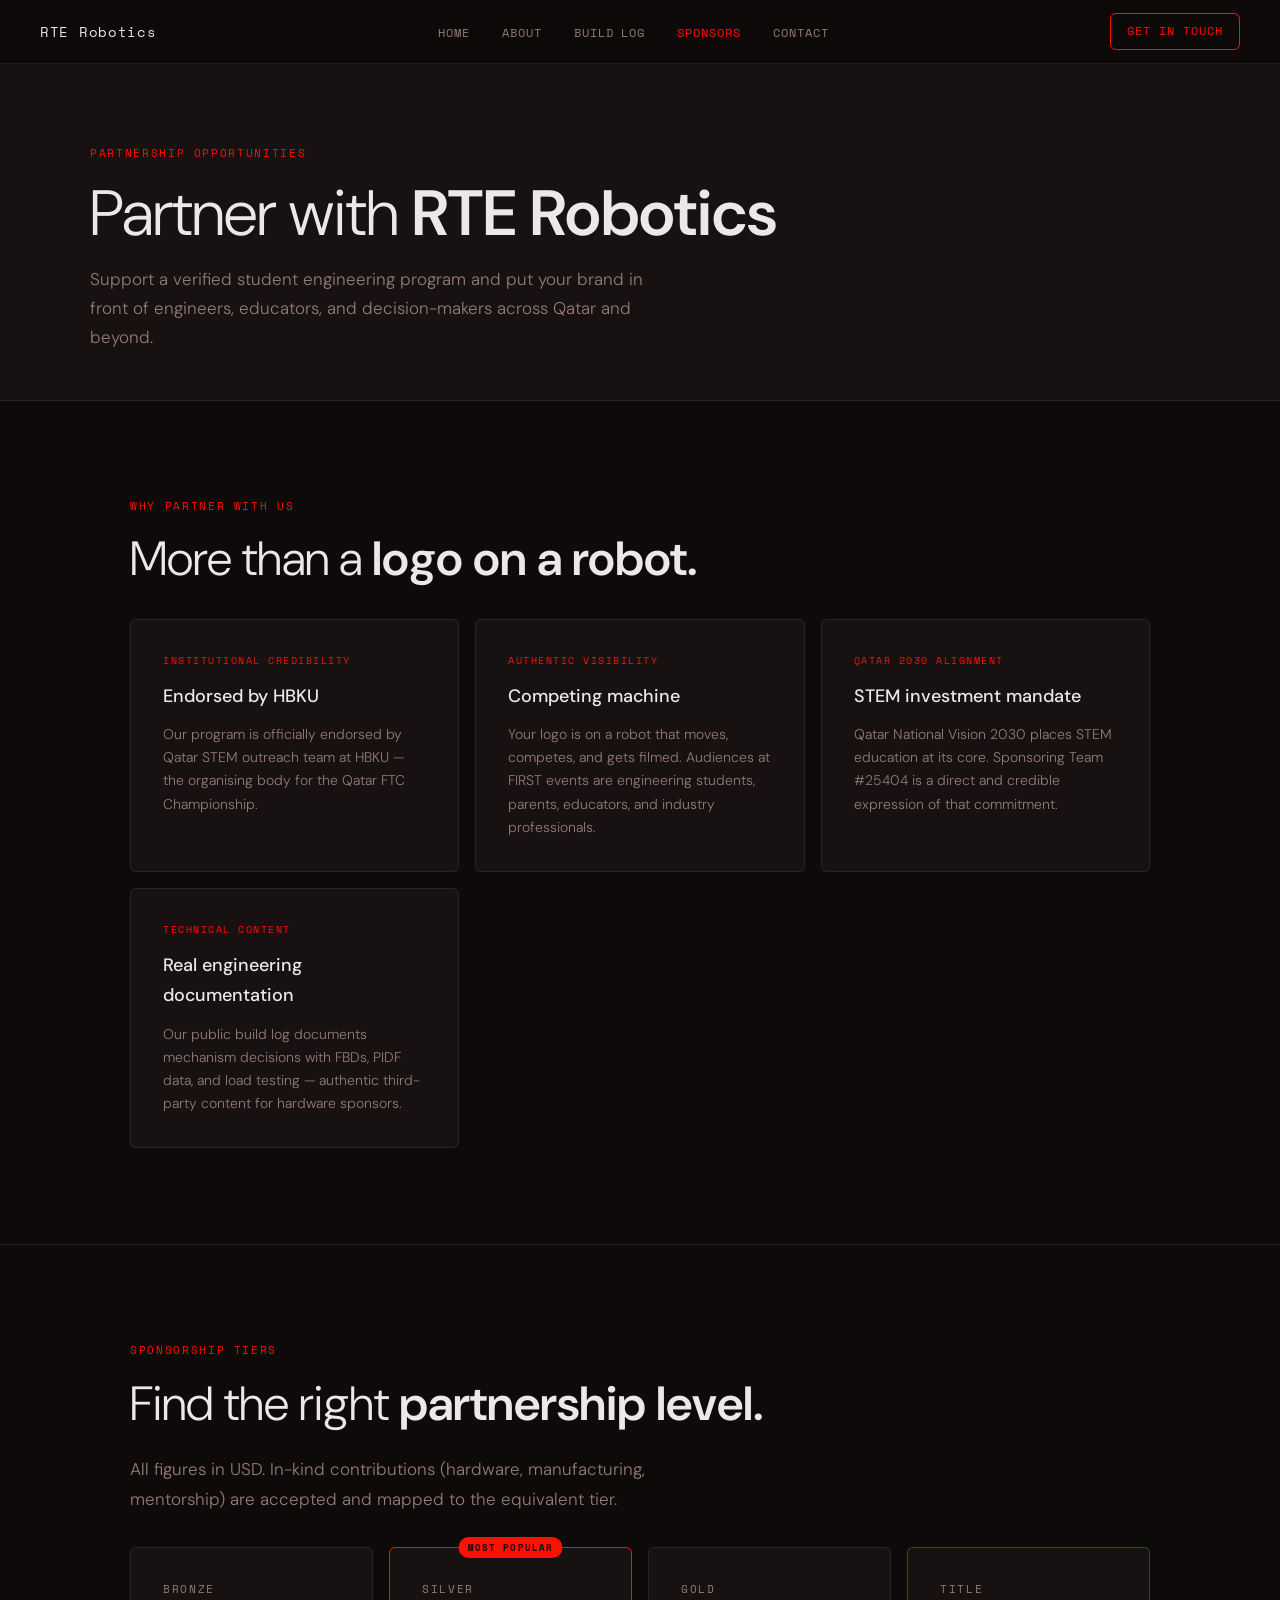
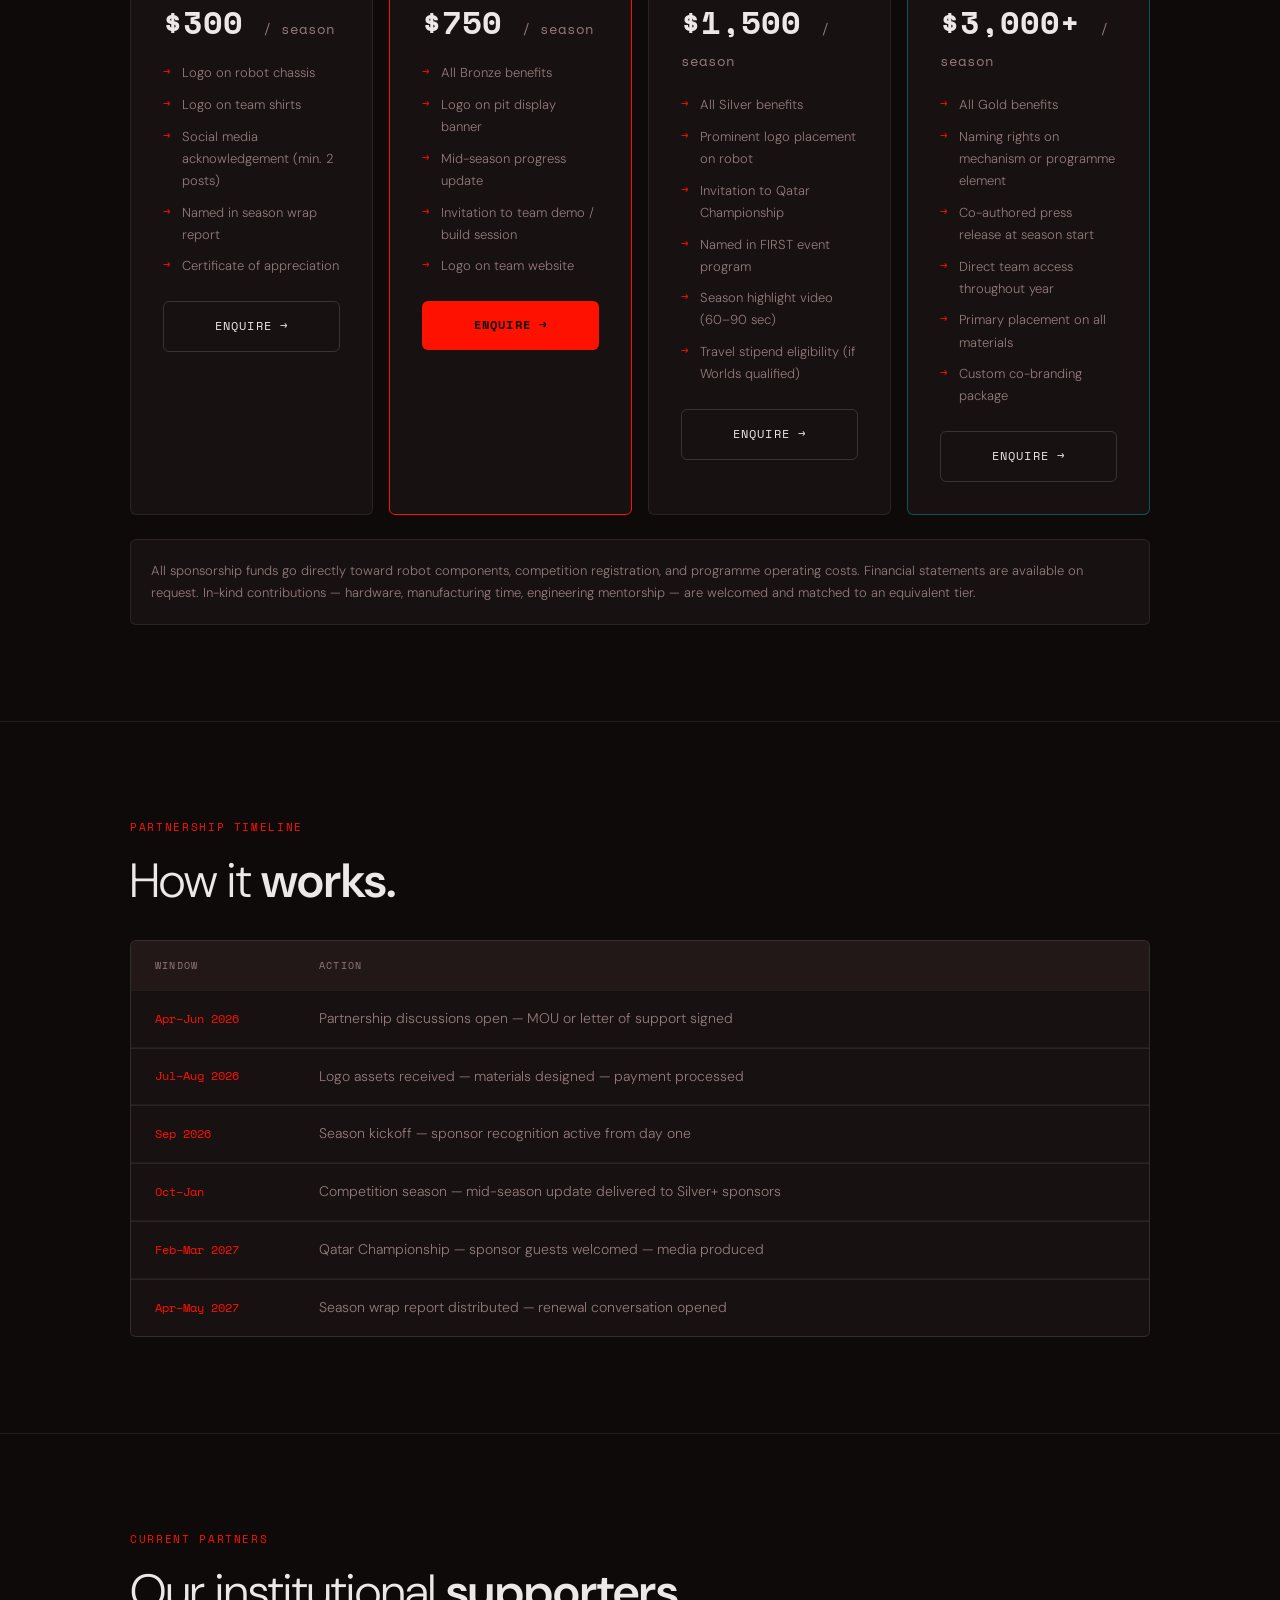
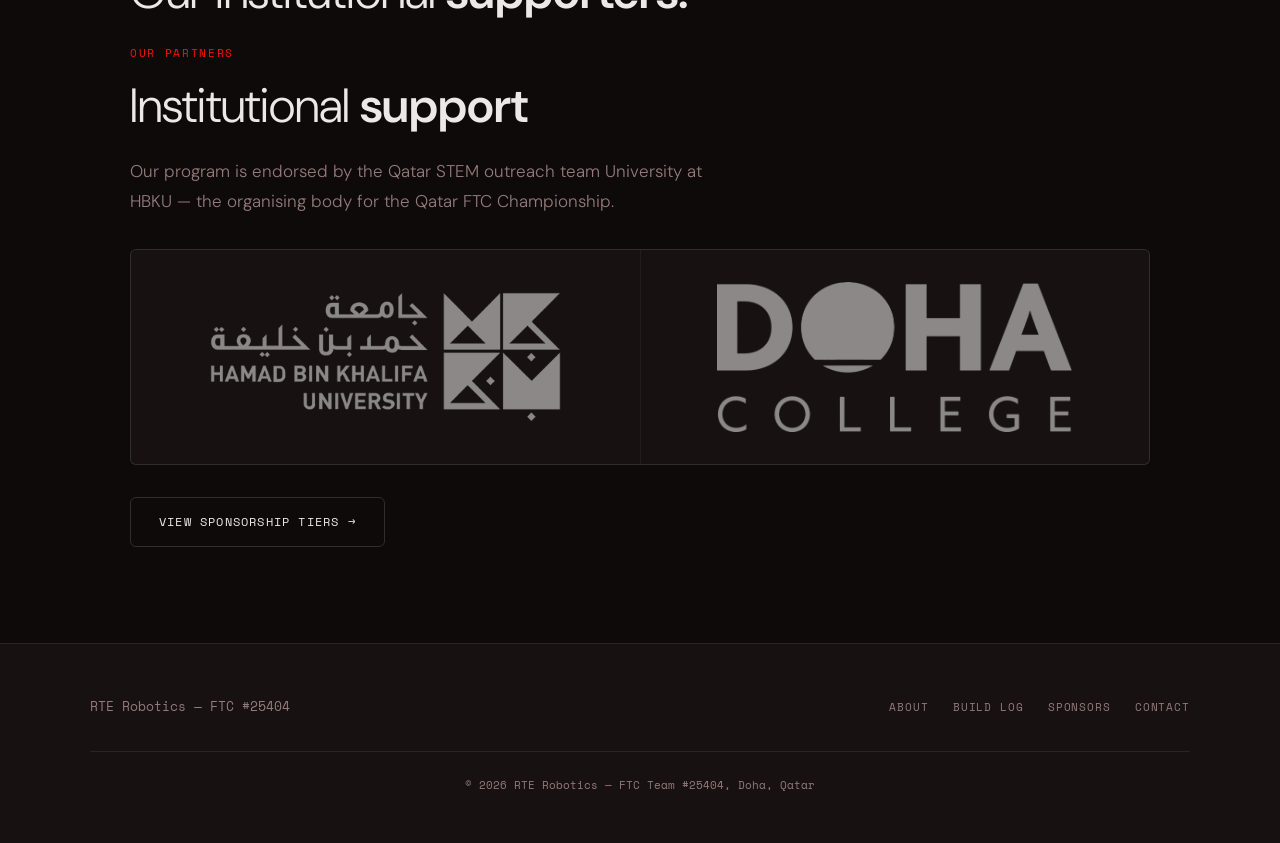
<file: sponsors.html>
<!DOCTYPE html>
<html lang="en">
<head>
<meta charset="UTF-8">
<meta name="viewport" content="width=device-width, initial-scale=1.0">
<meta name="description" content="Partner with RTE Robotics — FTC Team #25404. Sponsorship tiers, deliverables, and partnership information.">
<title>Sponsors — RTE Robotics #25404</title>
<link rel="stylesheet" href="css/style.css">
</head>
<body>

<nav>
  <a href="index.html" class="nav-logo">RTE<span> </span>Robotics</a>
  <ul class="nav-links">
    <li><a href="index.html">Home</a></li>
    <li><a href="about.html">About</a></li>
    <li><a href="buildlog.html">Build Log</a></li>
    <li><a href="sponsors.html">Sponsors</a></li>
    <li><a href="contact.html">Contact</a></li>
  </ul>
  <a href="contact.html" class="nav-cta">Get in touch</a>
  <button class="nav-hamburger" aria-label="Menu">
    <span></span><span></span><span></span>
  </button>
</nav>

<div class="page">

  <div class="page-hero grid-bg">
    <div class="page-hero-inner">
      <div class="page-hero-tag">Partnership opportunities</div>
      <h1 class="page-hero-title">Partner with <strong>RTE Robotics</strong></h1>
      <p class="page-hero-sub">Support a verified student engineering program and put your brand in front of engineers, educators, and decision-makers across Qatar and beyond.</p>
    </div>
  </div>

  <!-- WHY SPONSOR -->
  <section class="section">
    <p class="section-label">Why partner with us</p>
    <h2 class="section-title">More than a <strong>logo on a robot.</strong></h2>
    <div style="display:grid;grid-template-columns:repeat(auto-fit,minmax(260px,1fr));gap:1rem;margin-top:2rem">
      <div class="card observe-fade">
        <div class="card-label">Institutional credibility</div>
        <div class="card-title">Endorsed by HBKU</div>
        <div class="card-body">Our program is officially endorsed by Qatar STEM outreach team at HBKU — the organising body for the Qatar FTC Championship.</div>
      </div>
      <div class="card observe-fade">
        <div class="card-label">Authentic visibility</div>
        <div class="card-title">Competing machine</div>
        <div class="card-body">Your logo is on a robot that moves, competes, and gets filmed. Audiences at FIRST events are engineering students, parents, educators, and industry professionals.</div>
      </div>
      <div class="card observe-fade">
        <div class="card-label">Qatar 2030 alignment</div>
        <div class="card-title">STEM investment mandate</div>
        <div class="card-body">Qatar National Vision 2030 places STEM education at its core. Sponsoring Team #25404 is a direct and credible expression of that commitment.</div>
      </div>
      <div class="card observe-fade">
        <div class="card-label">Technical content</div>
        <div class="card-title">Real engineering documentation</div>
        <div class="card-body">Our public build log documents mechanism decisions with FBDs, PIDF data, and load testing — authentic third-party content for hardware sponsors.</div>
      </div>
    </div>
  </section>

  <div class="divider"></div>

  <!-- TIERS -->
  <section class="section">
    <p class="section-label">Sponsorship tiers</p>
    <h2 class="section-title">Find the right <strong>partnership level.</strong></h2>
    <p class="section-body">All figures in USD. In-kind contributions (hardware, manufacturing, mentorship) are accepted and mapped to the equivalent tier.</p>

    <div class="tier-grid observe-fade">

      <div class="tier-card">
        <div class="tier-name">Bronze</div>
        <div class="tier-price">$300 <span>/ season</span></div>
        <ul class="tier-benefits">
          <li>Logo on robot chassis</li>
          <li>Logo on team shirts</li>
          <li>Social media acknowledgement (min. 2 posts)</li>
          <li>Named in season wrap report</li>
          <li>Certificate of appreciation</li>
        </ul>
        <a href="contact.html" class="btn-secondary" style="display:block;text-align:center;margin-top:1.5rem">Enquire &rarr;</a>
      </div>

      <div class="tier-card featured">
        <div class="tier-name">Silver</div>
        <div class="tier-price">$750 <span>/ season</span></div>
        <ul class="tier-benefits">
          <li>All Bronze benefits</li>
          <li>Logo on pit display banner</li>
          <li>Mid-season progress update</li>
          <li>Invitation to team demo / build session</li>
          <li>Logo on team website</li>
        </ul>
        <a href="contact.html" class="btn-primary" style="display:block;text-align:center;margin-top:1.5rem">Enquire &rarr;</a>
      </div>

      <div class="tier-card">
        <div class="tier-name">Gold</div>
        <div class="tier-price">$1,500 <span>/ season</span></div>
        <ul class="tier-benefits">
          <li>All Silver benefits</li>
          <li>Prominent logo placement on robot</li>
          <li>Invitation to Qatar Championship</li>
          <li>Named in FIRST event program</li>
          <li>Season highlight video (60&ndash;90 sec)</li>
          <li>Travel stipend eligibility (if Worlds qualified)</li>
        </ul>
        <a href="contact.html" class="btn-secondary" style="display:block;text-align:center;margin-top:1.5rem">Enquire &rarr;</a>
      </div>

      <div class="tier-card" style="border-color:rgba(0,229,255,0.3)">
        <div class="tier-name">Title</div>
        <div class="tier-price">$3,000+ <span>/ season</span></div>
        <ul class="tier-benefits">
          <li>All Gold benefits</li>
          <li>Naming rights on mechanism or programme element</li>
          <li>Co-authored press release at season start</li>
          <li>Direct team access throughout year</li>
          <li>Primary placement on all materials</li>
          <li>Custom co-branding package</li>
        </ul>
        <a href="contact.html" class="btn-secondary" style="display:block;text-align:center;margin-top:1.5rem">Enquire &rarr;</a>
      </div>

    </div>

    <div style="margin-top:1.5rem;padding:1.25rem;background:var(--bg2);border:1px solid var(--border);border-radius:6px">
      <p style="font-size:13px;color:var(--muted)">
        All sponsorship funds go directly toward robot components, competition registration, and programme operating costs. Financial statements are available on request. In-kind contributions — hardware, manufacturing time, engineering mentorship — are welcomed and matched to an equivalent tier.
      </p>
    </div>
  </section>

  <div class="divider"></div>

  <!-- PARTNERSHIP TIMELINE -->
  <section class="section">
    <p class="section-label">Partnership timeline</p>
    <h2 class="section-title">How it <strong>works.</strong></h2>
    <div style="display:flex;flex-direction:column;gap:1px;background:var(--border);border:1px solid var(--border);border-radius:6px;overflow:hidden;margin-top:2rem" class="observe-fade">
      <div style="background:var(--bg3);padding:1rem 1.5rem;display:grid;grid-template-columns:140px 1fr;gap:1.5rem">
        <div style="font-family:var(--mono);font-size:10px;letter-spacing:.12em;text-transform:uppercase;color:var(--muted)">Window</div>
        <div style="font-family:var(--mono);font-size:10px;letter-spacing:.12em;text-transform:uppercase;color:var(--muted)">Action</div>
      </div>
      <div style="background:var(--bg2);padding:1rem 1.5rem;display:grid;grid-template-columns:140px 1fr;gap:1.5rem;align-items:center">
        <div style="font-family:var(--mono);font-size:12px;color:var(--accent)">Apr&ndash;Jun 2026</div>
        <div style="font-size:14px;color:var(--muted)">Partnership discussions open — MOU or letter of support signed</div>
      </div>
      <div style="background:var(--bg2);padding:1rem 1.5rem;display:grid;grid-template-columns:140px 1fr;gap:1.5rem;align-items:center;border-top:1px solid var(--border)">
        <div style="font-family:var(--mono);font-size:12px;color:var(--accent)">Jul&ndash;Aug 2026</div>
        <div style="font-size:14px;color:var(--muted)">Logo assets received — materials designed — payment processed</div>
      </div>
      <div style="background:var(--bg2);padding:1rem 1.5rem;display:grid;grid-template-columns:140px 1fr;gap:1.5rem;align-items:center;border-top:1px solid var(--border)">
        <div style="font-family:var(--mono);font-size:12px;color:var(--accent)">Sep 2026</div>
        <div style="font-size:14px;color:var(--muted)">Season kickoff — sponsor recognition active from day one</div>
      </div>
      <div style="background:var(--bg2);padding:1rem 1.5rem;display:grid;grid-template-columns:140px 1fr;gap:1.5rem;align-items:center;border-top:1px solid var(--border)">
        <div style="font-family:var(--mono);font-size:12px;color:var(--accent)">Oct&ndash;Jan</div>
        <div style="font-size:14px;color:var(--muted)">Competition season — mid-season update delivered to Silver+ sponsors</div>
      </div>
      <div style="background:var(--bg2);padding:1rem 1.5rem;display:grid;grid-template-columns:140px 1fr;gap:1.5rem;align-items:center;border-top:1px solid var(--border)">
        <div style="font-family:var(--mono);font-size:12px;color:var(--accent)">Feb&ndash;Mar 2027</div>
        <div style="font-size:14px;color:var(--muted)">Qatar Championship — sponsor guests welcomed — media produced</div>
      </div>
      <div style="background:var(--bg2);padding:1rem 1.5rem;display:grid;grid-template-columns:140px 1fr;gap:1.5rem;align-items:center;border-top:1px solid var(--border)">
        <div style="font-family:var(--mono);font-size:12px;color:var(--accent)">Apr&ndash;May 2027</div>
        <div style="font-size:14px;color:var(--muted)">Season wrap report distributed — renewal conversation opened</div>
      </div>
    </div>
  </section>

  <div class="divider"></div>

  <!-- CURRENT PARTNERS -->
  <section class="section">
    <p class="section-label">Current partners</p>
    <h2 class="section-title">Our institutional <strong>supporters.</strong></h2>
    <p class="section-label">Our partners</p>
    <h2 class="section-title">Institutional <strong>support</strong></h2>
    <p class="section-body mb-4">
      Our program is endorsed by the Qatar STEM outreach team University at HBKU — the organising body for the Qatar FTC Championship.
    </p>
    <div class="sponsor-grid observe-fade">
      <div class="sponsor-slot">
        <a href="https://www.hbku.edu.qa/en/stem" target="_blank">
          <img src="Logos/HBKU logo.png" alt="HBKU" width="300px" height="150">
        </a>
      </div>
      <div class="sponsor-slot">
        <a href="https://www.dohacollege.com/" target="_blank">
          <img src="Logos/Doha-College.png" alt="DC" width="300" height="150">
        </a>
      </div>
    </div>
    <div class="mt-4">
      <a href="sponsors.html" class="btn-secondary">View sponsorship tiers &rarr;</a>
    </div>
  </section>

  <!-- FOOTER -->
  <footer>
    <div class="footer-inner">
      <div class="footer-logo">RTE<span> </span>Robotics &mdash; FTC #25404</div>
      <ul class="footer-links">
        <li><a href="about.html">About</a></li>
        <li><a href="buildlog.html">Build log</a></li>
        <li><a href="sponsors.html">Sponsors</a></li>
        <li><a href="contact.html">Contact</a></li>
      </ul>
      <div class="footer-copy">
        &copy; 2026 RTE Robotics &mdash; FTC Team #25404, Doha, Qatar
      </div>
    </div>
  </footer>

</div>
<script src="js/main.js"></script>
</body>
</html>
</file>
<file: css/style.css>
@import url('https://fonts.googleapis.com/css2?family=Space+Mono:ital,wght@0,400;0,700;1,400&family=DM+Sans:ital,opsz,wght@0,9..40,300;0,9..40,400;0,9..40,500;0,9..40,600;1,9..40,300&display=swap');

:root {
  --bg: #0f0a0a;
  --bg2: #181111;
  --bg3: #221818;
  --border: rgba(255, 255, 255, 0.08);
  --border2: rgba(255,255,255,0.14);
  --accent: #ff1100;
  --accent2: #bb2500;
  --text: #ede8e8;
  --muted: #947a7a;
  --mono: 'Space Mono', monospace;
  --sans: 'DM Sans', sans-serif;
  --radius: 6px;
  --nav-h: 64px;
}

*, *::before, *::after { box-sizing: border-box; margin: 0; padding: 0; }

html { scroll-behavior: smooth; }

body {
  background: var(--bg);
  color: var(--text);
  font-family: var(--sans);
  font-size: 16px;
  line-height: 1.7;
  font-weight: 300;
  -webkit-font-smoothing: antialiased;
}

a { color: var(--accent); text-decoration: none; }
a:hover { text-decoration: underline; }

img { max-width: 100%; display: block; }

/* ── NAV ── */
nav {
  position: fixed;
  top: 0; left: 0; right: 0;
  height: var(--nav-h);
  background: rgba(15, 10, 10, 0.92);
  backdrop-filter: blur(12px);
  border-bottom: 1px solid var(--border);
  display: flex;
  align-items: center;
  justify-content: space-between;
  padding: 0 2.5rem;
  z-index: 100;
}

.nav-logo {
  font-family: var(--mono);
  font-size: 14px;
  color: var(--text);
  letter-spacing: 0.05em;
}

.nav-logo span { color: var(--accent); }

.nav-links {
  display: flex;
  gap: 2rem;
  list-style: none;
}

.nav-links a {
  font-family: var(--mono);
  font-size: 12px;
  color: var(--muted);
  letter-spacing: 0.08em;
  text-transform: uppercase;
  transition: color 0.2s;
}

.nav-links a:hover,
.nav-links a.active { color: var(--accent); text-decoration: none; }

.nav-cta {
  font-family: var(--mono);
  font-size: 12px;
  letter-spacing: 0.08em;
  text-transform: uppercase;
  color: var(--accent);
  border: 1px solid var(--accent);
  padding: 7px 16px;
  border-radius: var(--radius);
  transition: background 0.2s, color 0.2s;
}

.nav-cta:hover {
  background: var(--accent);
  color: var(--bg);
  text-decoration: none;
}

.nav-hamburger {
  display: none;
  flex-direction: column;
  gap: 5px;
  cursor: pointer;
  background: none;
  border: none;
  padding: 4px;
}

.nav-hamburger span {
  display: block;
  width: 22px;
  height: 1.5px;
  background: var(--text);
  transition: all 0.3s;
}

/* ── PAGE WRAPPER ── */
.page { padding-top: var(--nav-h); min-height: 100vh; }

/* ── SECTION UTILITIES ── */
.section { padding: 6rem 2.5rem; max-width: 1100px; margin: 0 auto; }
.section-sm { padding: 4rem 2.5rem; max-width: 1100px; margin: 0 auto; }

.section-label {
  font-family: var(--mono);
  font-size: 11px;
  letter-spacing: 0.15em;
  text-transform: uppercase;
  color: var(--accent);
  margin-bottom: 1rem;
}

.section-title {
  font-family: var(--sans);
  font-size: clamp(2rem, 4vw, 3rem);
  font-weight: 300;
  line-height: 1.15;
  margin-bottom: 1.5rem;
}

.section-title strong { font-weight: 600; }

.section-body {
  color: var(--muted);
  max-width: 600px;
  font-size: 17px;
  line-height: 1.75;
}

/* ── GRID LINES BG ── */
.grid-bg {
  background-image:
    linear-gradient(rgba(255, 255, 255, 0.03) 1px, transparent 1px),
    linear-gradient(90deg, rgba(255, 255, 255, 0.03) 1px, transparent 1px);
  background-size: 48px 48px;
}

/* ── HERO ── */
.hero {
  min-height: calc(100vh - var(--nav-h));
  display: flex;
  flex-direction: column;
  justify-content: center;
  padding: 0 2.5rem;
  position: relative;
  overflow: hidden;
}

.hero::before {
  content: '';
  position: absolute;
  inset: 0;
  background-image:
    linear-gradient(rgba(255,255,255,0.025) 1px, transparent 1px),
    linear-gradient(90deg, rgba(255,255,255,0.025) 1px, transparent 1px);
  background-size: 64px 64px;
  pointer-events: none;
}

.hero-inner { max-width: 1100px; margin: 0 auto; width: 100%; position: relative; }

.hero-tag {
  font-family: var(--mono);
  font-size: 12px;
  letter-spacing: 0.15em;
  text-transform: uppercase;
  color: var(--accent);
  margin-bottom: 1.5rem;
  display: flex;
  align-items: center;
  gap: 10px;
}

.hero-tag::before {
  content: '';
  display: block;
  width: 32px;
  height: 1px;
  background: var(--accent);
}

.hero-title {
  font-size: clamp(3rem, 7vw, 5.5rem);
  font-weight: 300;
  line-height: 1.05;
  margin-bottom: 1.5rem;
  letter-spacing: -0.02em;
}

.hero-title strong {
  font-weight: 600;
  color: var(--accent);
}

.hero-sub {
  font-size: 18px;
  color: var(--muted);
  max-width: 520px;
  margin-bottom: 2.5rem;
  font-weight: 300;
}

.hero-actions { display: flex; gap: 1rem; flex-wrap: wrap; }

.btn-primary {
  display: inline-block;
  font-family: var(--mono);
  font-size: 12px;
  letter-spacing: 0.1em;
  text-transform: uppercase;
  background: var(--accent);
  color: var(--bg);
  padding: 14px 28px;
  border-radius: var(--radius);
  font-weight: 700;
  transition: opacity 0.2s;
}

.btn-primary:hover { opacity: 0.85; text-decoration: none; }

.btn-secondary {
  display: inline-block;
  font-family: var(--mono);
  font-size: 12px;
  letter-spacing: 0.1em;
  text-transform: uppercase;
  border: 1px solid var(--border2);
  color: var(--text);
  padding: 14px 28px;
  border-radius: var(--radius);
  transition: border-color 0.2s, color 0.2s;
}

.btn-secondary:hover { border-color: var(--accent); color: var(--accent); text-decoration: none; }

.hero-meta {
  margin-top: 4rem;
  display: flex;
  gap: 3rem;
  flex-wrap: wrap;
  border-top: 1px solid var(--border);
  padding-top: 2rem;
}

.hero-meta-item {}
.hero-meta-label {
  font-family: var(--mono);
  font-size: 10px;
  letter-spacing: 0.15em;
  text-transform: uppercase;
  color: var(--muted);
  margin-bottom: 4px;
}
.hero-meta-val {
  font-family: var(--mono);
  font-size: 14px;
  color: var(--text);
}

/* ── COUNTDOWN ── */
.countdown-section {
  background: var(--bg2);
  border-top: 1px solid var(--border);
  border-bottom: 1px solid var(--border);
  padding: 3rem 2.5rem;
}

.countdown-inner {
  max-width: 1100px;
  margin: 0 auto;
  display: flex;
  align-items: center;
  justify-content: space-between;
  flex-wrap: wrap;
  gap: 2rem;
}

.countdown-label {
  font-family: var(--mono);
  font-size: 11px;
  letter-spacing: 0.15em;
  text-transform: uppercase;
  color: var(--muted);
  margin-bottom: 6px;
}

.countdown-event {
  font-size: 15px;
  font-weight: 500;
  color: var(--text);
}

.countdown-units {
  display: flex;
  gap: 1.5rem;
}

.countdown-unit { text-align: center; }

.countdown-num {
  font-family: var(--mono);
  font-size: clamp(2rem, 4vw, 3rem);
  font-weight: 700;
  color: var(--accent);
  line-height: 1;
  display: block;
}

.countdown-unit-label {
  font-family: var(--mono);
  font-size: 10px;
  letter-spacing: 0.12em;
  text-transform: uppercase;
  color: var(--muted);
  margin-top: 4px;
}

/* ── STAT CARDS ── */
.stats-grid {
  display: grid;
  grid-template-columns: repeat(auto-fit, minmax(200px, 1fr));
  gap: 1px;
  background: var(--border);
  border: 1px solid var(--border);
  border-radius: var(--radius);
  overflow: hidden;
}

.stat-card {
  background: var(--bg2);
  padding: 2rem;
  text-align: center;
}

.stat-num {
  font-family: var(--mono);
  font-size: 2.5rem;
  font-weight: 700;
  color: var(--accent);
  line-height: 1;
  display: block;
}

.stat-label {
  font-family: var(--mono);
  font-size: 11px;
  letter-spacing: 0.1em;
  text-transform: uppercase;
  color: var(--muted);
  margin-top: 8px;
}

/* ── CARDS ── */
.card {
  background: var(--bg2);
  border: 1px solid var(--border);
  border-radius: var(--radius);
  padding: 2rem;
  transition: border-color 0.2s;
}

.card:hover { border-color: var(--border2); }

.card-label {
  font-family: var(--mono);
  font-size: 10px;
  letter-spacing: 0.15em;
  text-transform: uppercase;
  color: var(--accent);
  margin-bottom: 0.75rem;
}

.card-title {
  font-size: 18px;
  font-weight: 500;
  margin-bottom: 0.75rem;
}

.card-body {
  font-size: 14px;
  color: var(--muted);
  line-height: 1.65;
}

/* ── SPONSOR GRID ── */
.sponsor-grid {
  display: grid;
  grid-template-columns: repeat(auto-fit, minmax(160px, 1fr));
  gap: 1px;
  background: var(--border);
  border: 1px solid var(--border);
  border-radius: var(--radius);
  overflow: hidden;
}

.sponsor-slot {
  background: var(--bg2);
  padding: 2rem;
  display: flex;
  align-items: center;
  justify-content: center;
  min-height: 100px;
  transition: background 0.2s;
}

.sponsor-slot:hover { background: var(--bg3); }

.sponsor-slot img {
  max-height: 1000px;
  width: auto;
  filter: brightness(0) invert(1);
  opacity: 0.5;
  transition: opacity 0.2s;
}

.sponsor-slot:hover img { opacity: 0.9; }

.sponsor-placeholder {
  font-family: var(--mono);
  font-size: 11px;
  color: var(--muted);
  letter-spacing: 0.08em;
  text-align: center;
}

/* ── TIER TABLE ── */
.tier-grid {
  display: grid;
  grid-template-columns: repeat(auto-fit, minmax(220px, 1fr));
  gap: 1rem;
  margin-top: 2rem;
}

.tier-card {
  background: var(--bg2);
  border: 1px solid var(--border);
  border-radius: var(--radius);
  padding: 2rem;
  position: relative;
  transition: border-color 0.2s;
}

.tier-card.featured {
  border-color: var(--accent);
}

.tier-card.featured::before {
  content: 'Most popular';
  position: absolute;
  top: -11px;
  left: 50%;
  transform: translateX(-50%);
  background: var(--accent);
  color: var(--bg);
  font-family: var(--mono);
  font-size: 9px;
  letter-spacing: 0.12em;
  text-transform: uppercase;
  padding: 3px 10px;
  border-radius: 20px;
  font-weight: 700;
  white-space: nowrap;
}

.tier-name {
  font-family: var(--mono);
  font-size: 11px;
  letter-spacing: 0.15em;
  text-transform: uppercase;
  color: var(--muted);
  margin-bottom: 0.5rem;
}

.tier-price {
  font-family: var(--mono);
  font-size: 2rem;
  font-weight: 700;
  color: var(--text);
  margin-bottom: 1.5rem;
  line-height: 1;
}

.tier-price span {
  font-size: 14px;
  font-weight: 400;
  color: var(--muted);
}

.tier-benefits {
  list-style: none;
  display: flex;
  flex-direction: column;
  gap: 0.6rem;
}

.tier-benefits li {
  font-size: 13px;
  color: var(--muted);
  padding-left: 1.2rem;
  position: relative;
}

.tier-benefits li::before {
  content: '→';
  position: absolute;
  left: 0;
  color: var(--accent);
  font-family: var(--mono);
  font-size: 12px;
}

/* ── TEAM GRID ── */
.team-grid {
  display: grid;
  grid-template-columns: repeat(auto-fit, minmax(200px, 1fr));
  gap: 1rem;
  margin-top: 2rem;
}

.team-card {
  background: var(--bg2);
  border: 1px solid var(--border);
  border-radius: var(--radius);
  padding: 1.5rem;
  text-align: center;
}

.team-avatar {
  width: 64px;
  height: 64px;
  border-radius: 50%;
  background: var(--bg3);
  border: 1px solid var(--border2);
  display: flex;
  align-items: center;
  justify-content: center;
  font-family: var(--mono);
  font-size: 18px;
  font-weight: 700;
  color: var(--accent);
  margin: 0 auto 1rem;
}

.team-name { font-size: 15px; font-weight: 500; margin-bottom: 4px; }
.team-role { font-family: var(--mono); font-size: 11px; color: var(--muted); letter-spacing: 0.08em; }

/* ── BUILD LOG ── */
.post-list { display: flex; flex-direction: column; gap: 1px; background: var(--border); border: 1px solid var(--border); border-radius: var(--radius); overflow: hidden; }

.post-item {
  background: var(--bg2);
  padding: 1.75rem 2rem;
  display: grid;
  grid-template-columns: 1fr auto;
  gap: 1rem;
  align-items: start;
  transition: background 0.2s;
  cursor: pointer;
}

.post-item:hover { background: var(--bg3); }

.post-tag {
  font-family: var(--mono);
  font-size: 10px;
  letter-spacing: 0.12em;
  text-transform: uppercase;
  color: var(--accent);
  margin-bottom: 0.4rem;
}

.post-title { font-size: 17px; font-weight: 500; margin-bottom: 0.4rem; }
.post-excerpt { font-size: 13px; color: var(--muted); line-height: 1.6; }

.post-date {
  font-family: var(--mono);
  font-size: 11px;
  color: var(--muted);
  white-space: nowrap;
  margin-top: 2px;
}

/* ── CONTACT FORM ── */
.contact-grid {
  display: grid;
  grid-template-columns: 1fr 1fr;
  gap: 4rem;
  align-items: start;
}

.form-group { margin-bottom: 1.25rem; }

.form-label {
  display: block;
  font-family: var(--mono);
  font-size: 11px;
  letter-spacing: 0.1em;
  text-transform: uppercase;
  color: var(--muted);
  margin-bottom: 0.5rem;
}

.form-input,
.form-textarea,
.form-select {
  width: 100%;
  background: var(--bg2);
  border: 1px solid var(--border);
  border-radius: var(--radius);
  padding: 12px 14px;
  color: var(--text);
  font-family: var(--sans);
  font-size: 15px;
  font-weight: 300;
  outline: none;
  transition: border-color 0.2s;
  -webkit-appearance: none;
}

.form-input:focus,
.form-textarea:focus,
.form-select:focus { border-color: var(--accent); }

.form-textarea { min-height: 140px; resize: vertical; }

.form-submit {
  width: 100%;
  background: var(--accent);
  color: var(--bg);
  border: none;
  border-radius: var(--radius);
  padding: 14px;
  font-family: var(--mono);
  font-size: 12px;
  letter-spacing: 0.1em;
  text-transform: uppercase;
  font-weight: 700;
  cursor: pointer;
  transition: opacity 0.2s;
}

.form-submit:hover { opacity: 0.85; }

.contact-info-item {
  margin-bottom: 1.5rem;
}

.contact-info-label {
  font-family: var(--mono);
  font-size: 10px;
  letter-spacing: 0.15em;
  text-transform: uppercase;
  color: var(--muted);
  margin-bottom: 4px;
}

.contact-info-val { font-size: 15px; }

/* ── PAGE HERO ── */
.page-hero {
  padding: 5rem 2.5rem 3rem;
  border-bottom: 1px solid var(--border);
  background: var(--bg2);
}

.page-hero-inner { max-width: 1100px; margin: 0 auto; }

.page-hero-tag {
  font-family: var(--mono);
  font-size: 11px;
  letter-spacing: 0.15em;
  text-transform: uppercase;
  color: var(--accent);
  margin-bottom: 1rem;
}

.page-hero-title {
  font-size: clamp(2.2rem, 5vw, 4rem);
  font-weight: 300;
  line-height: 1.1;
}

.page-hero-title strong { font-weight: 600; }

.page-hero-sub {
  font-size: 17px;
  color: var(--muted);
  max-width: 560px;
  margin-top: 1rem;
  font-weight: 300;
}

/* ── FOOTER ── */
footer {
  border-top: 1px solid var(--border);
  padding: 3rem 2.5rem;
  background: var(--bg2);
}

.footer-inner {
  max-width: 1100px;
  margin: 0 auto;
  display: flex;
  justify-content: space-between;
  align-items: center;
  flex-wrap: wrap;
  gap: 1.5rem;
}

.footer-logo {
  font-family: var(--mono);
  font-size: 13px;
  color: var(--muted);
}

.footer-logo span { color: var(--accent); }

.footer-links {
  display: flex;
  gap: 1.5rem;
  list-style: none;
}

.footer-links a {
  font-family: var(--mono);
  font-size: 11px;
  letter-spacing: 0.08em;
  text-transform: uppercase;
  color: var(--muted);
  transition: color 0.2s;
}

.footer-links a:hover { color: var(--text); text-decoration: none; }

.footer-copy {
  font-family: var(--mono);
  font-size: 11px;
  color: var(--muted);
  width: 100%;
  text-align: center;
  border-top: 1px solid var(--border);
  padding-top: 1.5rem;
  margin-top: 0.5rem;
}

/* ── DIVIDER ── */
.divider { height: 1px; background: var(--border); margin: 0; }

/* ── AWARDS ── */
.awards-grid {
  display: grid;
  grid-template-columns: repeat(auto-fit, minmax(280px, 1fr));
  gap: 1rem;
  margin-top: 2rem;
}

/* ── RESPONSIVE ── */
@media (max-width: 768px) {
  .nav-links, .nav-cta { display: none; }
  .nav-hamburger { display: flex; }
  .nav-links.open {
    display: flex;
    flex-direction: column;
    position: absolute;
    top: var(--nav-h);
    left: 0; right: 0;
    background: var(--bg);
    border-bottom: 1px solid var(--border);
    padding: 1.5rem 2rem;
    gap: 1.25rem;
  }
  .hero { padding: 3rem 1.5rem; }
  .section, .section-sm { padding: 4rem 1.5rem; }
  .contact-grid { grid-template-columns: 1fr; gap: 2rem; }
  .hero-meta { gap: 1.5rem; }
  .countdown-inner { flex-direction: column; gap: 1.5rem; }
  .countdown-units { gap: 1rem; }
  nav { padding: 0 1.5rem; }
  .footer-inner { flex-direction: column; align-items: flex-start; }
}

/* ── ANIMATIONS ── */
@keyframes fadeUp {
  from { opacity: 0; transform: translateY(20px); }
  to   { opacity: 1; transform: translateY(0); }
}

.fade-up {
  opacity: 0;
  animation: fadeUp 0.6s ease forwards;
}

.fade-up:nth-child(1) { animation-delay: 0.1s; }
.fade-up:nth-child(2) { animation-delay: 0.2s; }
.fade-up:nth-child(3) { animation-delay: 0.3s; }
.fade-up:nth-child(4) { animation-delay: 0.4s; }

/* ── INLINE UTILS ── */
.mt-1 { margin-top: 0.5rem; }
.mt-2 { margin-top: 1rem; }
.mt-3 { margin-top: 1.5rem; }
.mt-4 { margin-top: 2rem; }
.mt-6 { margin-top: 3rem; }
.mb-4 { margin-bottom: 2rem; }
.text-accent { color: var(--accent); }
.text-muted { color: var(--muted); }
.mono { font-family: var(--mono); }
</file>
